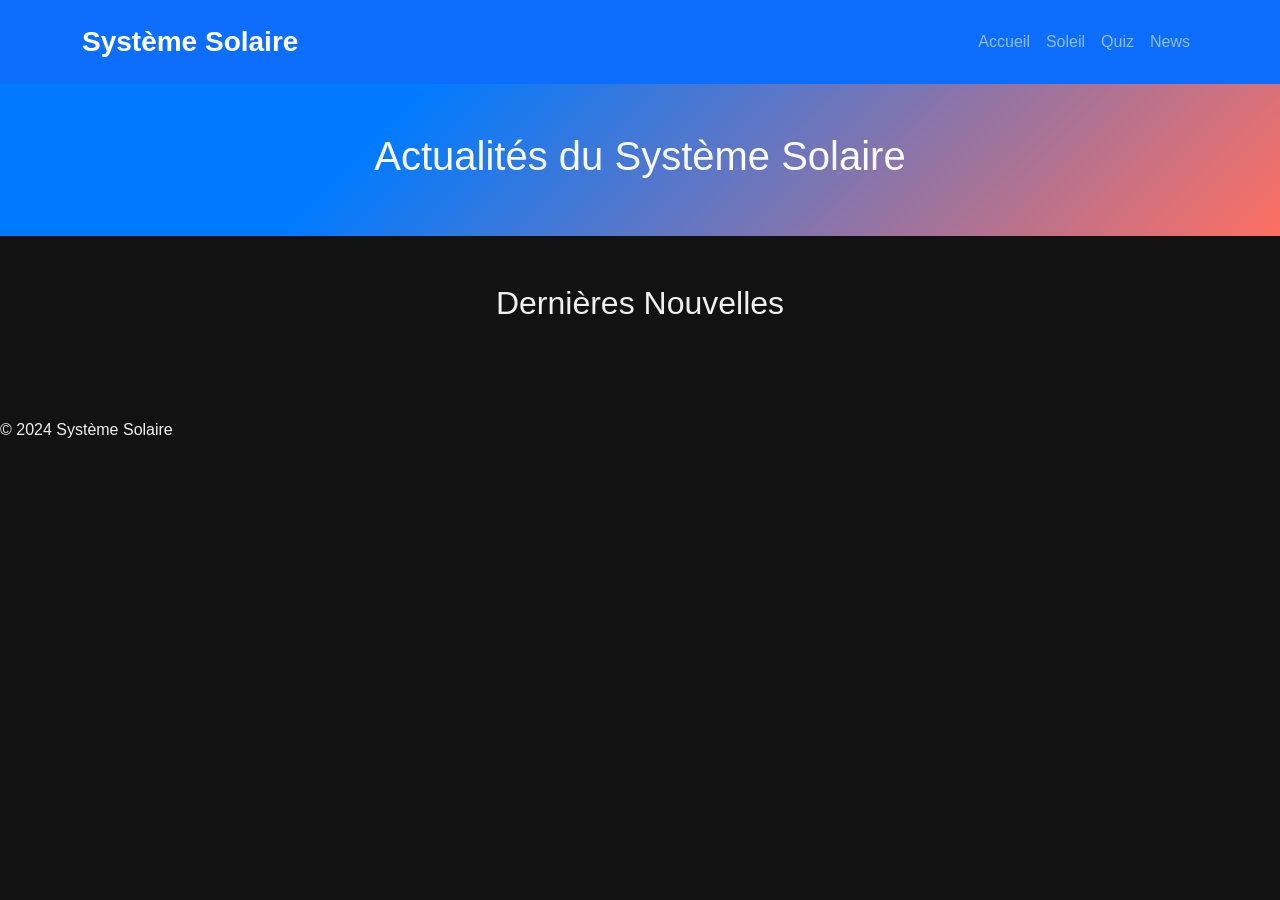
<file: news.html>
<!DOCTYPE html>
<html lang="fr">
<head>
    <meta charset="UTF-8">
    <meta name="viewport" content="width=device-width, initial-scale=1.0">
    <title>Actualités du Système Solaire</title>
    <link href="https://cdn.jsdelivr.net/npm/bootstrap@5.3.0/dist/css/bootstrap.min.css" rel="stylesheet">
    <link rel="stylesheet" href="style.css">
</head>
<body>

    <!-- Navigation Bar -->
    <nav class="navbar navbar-expand-lg navbar-dark bg-primary py-3">
        <div class="container">
            <a class="navbar-brand" href="index.html">Système Solaire</a>
            <button class="navbar-toggler" type="button" data-bs-toggle="collapse" data-bs-target="#navbarNav" aria-controls="navbarNav" aria-expanded="false" aria-label="Toggle navigation">
                <span class="navbar-toggler-icon"></span>
            </button>
            <div class="collapse navbar-collapse" id="navbarNav">
                <ul class="navbar-nav ms-auto">
                    <li class="nav-item">
                        <a class="nav-link" href="sol.html">Accueil</a>
                    </li>
                    <li class="nav-item">
                        <a class="nav-link" href="sun.html"><i class="fas fa-sun"></i> Soleil</a>
                    </li>
                    <li class="nav-item">
                        <a class="nav-link" href="quiz.html">Quiz</a>
                    </li>
                    <li class="nav-item">
                        <a class="nav-link" href="news.html">News</a>
                    </li>
                </ul>
            </div>
        </div>
    </nav>

    <!-- Header Section -->
    <header class="header-section text-center text-light py-5">
        <h1>Actualités du Système Solaire</h1>
    </header>

    <!-- News Section -->
    <section id="news" class="container my-5">
        <h2 class="text-center mb-5">Dernières Nouvelles</h2>
        <div id="news-container" class="row justify-content-center">
            <!-- Articles de nouvelles seront chargés ici par JavaScript -->
        </div>
    </section>

    <footer class="footer">
        <p>&copy; 2024 Système Solaire</p>
    </footer>

    <script src="scripts.js"></script>
    <script src="https://cdn.jsdelivr.net/npm/bootstrap@5.3.0/dist/js/bootstrap.bundle.min.js"></script>
</body>
</html>
</file>
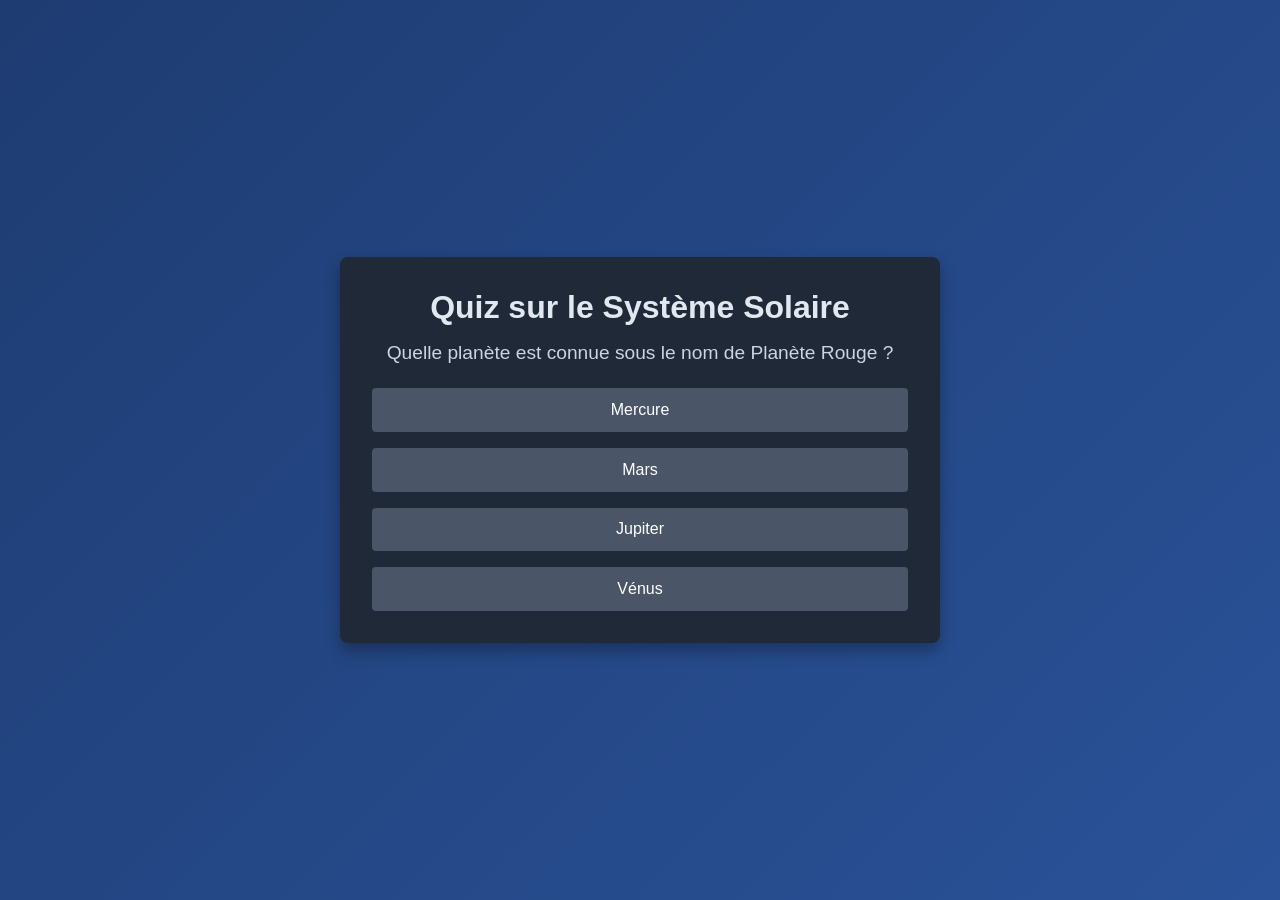
<file: quiz.html>
<!DOCTYPE html>
<html lang="fr">
<head>
  <meta charset="UTF-8">
  <meta name="viewport" content="width=device-width, initial-scale=1.0">
  <title>Quiz Système Solaire</title>
  <link rel="stylesheet" href="quiz.css">
</head>
<body>
  <div class="quiz-container">
    <h1>Quiz sur le Système Solaire</h1>
    <div id="quiz">
      <div class="question-container">
        <p id="question">La question s'affichera ici</p>
        <div class="options">
          <button class="option" data-answer="0">Option 1</button>
          <button class="option" data-answer="1">Option 2</button>
          <button class="option" data-answer="2">Option 3</button>
          <button class="option" data-answer="3">Option 4</button>
        </div>
      </div>
      <div class="result-container" style="display: none;">
        <p id="result"></p>
        <button onclick="startQuiz()">Recommencer le Quiz</button>
      </div>
    </div>
  </div>

  <script src="quiz.js"></script>
</body>
</html>
</file>
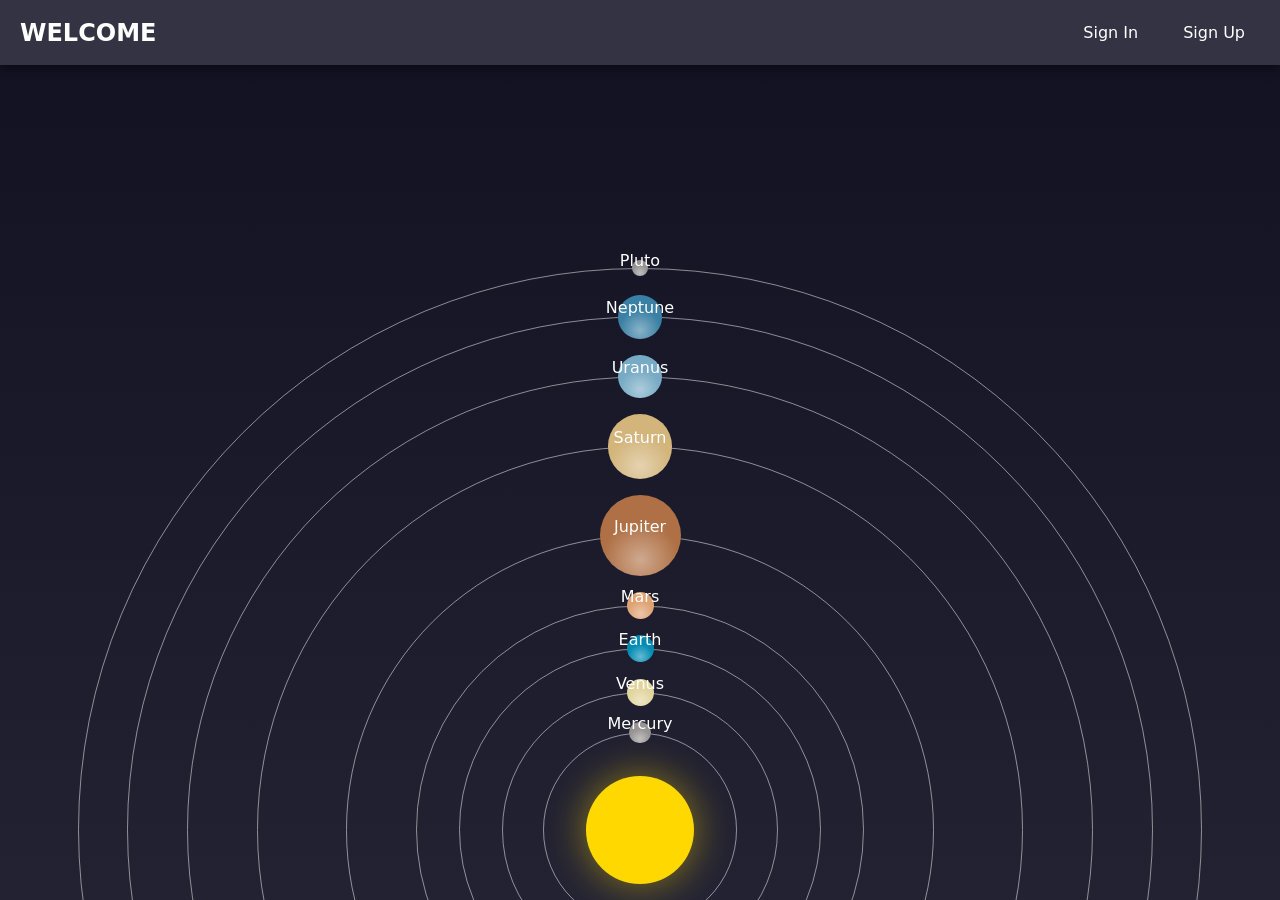
<file: sol.html>
<!DOCTYPE html>
<html lang="en" >
<head>
  <meta charset="UTF-8">
  <title></title>
  <link rel="stylesheet" href="sol.css">

</head>
<body>
<div class="layout">
	<nav>
        <div class="brand">Welcome</div>
        <div class="nav-links">
          <a href="login.html">Sign In</a>
          <a href="login.html">Sign Up</a>
        </div>
      </nav>
      

	<ol class="solar-system">
		<li class="orbit">
        	<div class="label">Sun</div>
			<div class="planet sun"></div>
		</li>
		<li class="orbit">
			<div class="label">Mercury</div>
			<div class="orbit-ring"></div>
			<div class="axis">
				<div class="planet mercury"></div>
			</div>
		</li>
		<li class="orbit">
			<div class="label">Venus</div>
			<div class="orbit-ring"></div>
			<div class="axis">
				<div class="planet venus"></div>
			</div>
		</li>
		<li class="orbit">
			<div class="label">Earth</div>
			<div class="orbit-ring"></div>
			<div class="axis">
				<div class="planet earth"></div>
			</div>
		</li>
		<li class="orbit">
			<div class="label">Mars</div>
			<div class="orbit-ring"></div>
			<div class="axis">
				<div class="planet mars"></div>
			</div>
		</li>
		<li class="orbit">
			<div class="label">Jupiter</div>
			<div class="orbit-ring"></div>
			<div class="axis">
				<div class="planet jupiter"></div>
			</div>
		</li>
		<li class="orbit">
			<div class="label">Saturn</div>
			<div class="orbit-ring"></div>
			<div class="axis">
				<div class="planet saturn"></div>
			</div>
		</li>
		<li class="orbit">
			<div class="label">Uranus</div>
			<div class="orbit-ring"></div>
			<div class="axis">
				<div class="planet uranus"></div>
			</div>
		</li>
		<li class="orbit">
			<div class="label">Neptune</div>
			<div class="orbit-ring"></div>
			<div class="axis">
				<div class="planet neptune"></div>
			</div>
		</li>
		<li class="orbit">
			<div class="label">Pluto</div>
			<div class="orbit-ring"></div>
			<div class="axis">
				<div class="planet pluto"></div>
			</div>
		</li>
	</ol>
</div>
  <script  src="sol.js"></script>

</body>
</html>
</file>
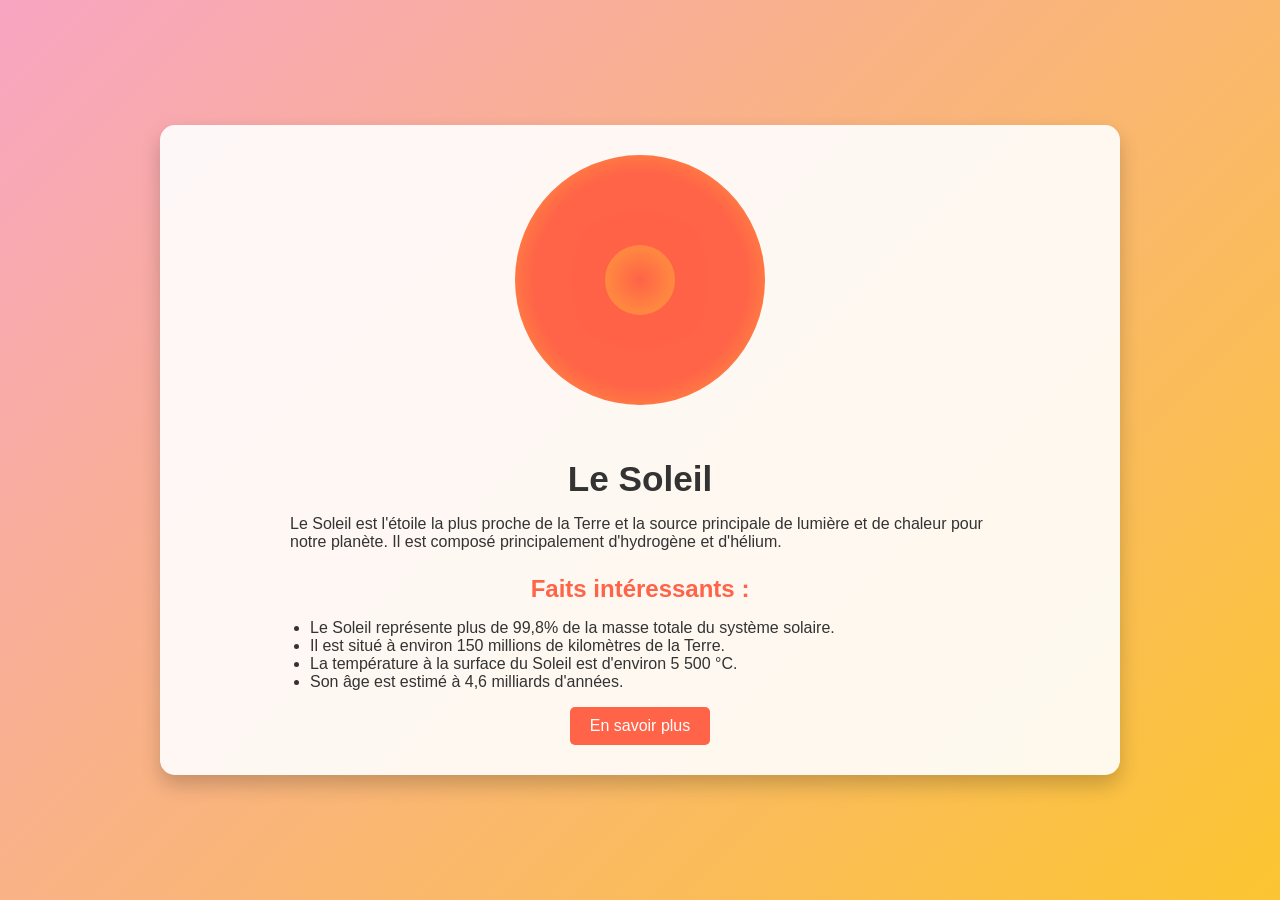
<file: sun.html>
<!DOCTYPE html>
<html lang="fr">
<head>
    <meta charset="UTF-8">
    <meta name="viewport" content="width=device-width, initial-scale=1.0">
    <title>Présentation du Soleil</title>
    <link rel="stylesheet" href="sun.css">
</head>
<body>
    <div class="container">
        
        <div class="content">
            <div class="sun">
                <div class="sun-core"></div>
            </div>
            <div class="info">
                <h2>Le Soleil</h2>
                <p>Le Soleil est l'étoile la plus proche de la Terre et la source principale de lumière et de chaleur pour notre planète. Il est composé principalement d'hydrogène et d'hélium.</p>
                <h3>Faits intéressants :</h3>
                <ul>
                    <li>Le Soleil représente plus de 99,8% de la masse totale du système solaire.</li>
                    <li>Il est situé à environ 150 millions de kilomètres de la Terre.</li>
                    <li>La température à la surface du Soleil est d'environ 5 500 °C.</li>
                    <li>Son âge est estimé à 4,6 milliards d'années.</li>
                </ul>
                <button onclick="showMoreInfo()">En savoir plus</button>
                <div id="more-info" class="hidden">
                    <p>Le Soleil a un diamètre d'environ 1,39 million de kilomètres, soit 109 fois celui de la Terre. Il tourne sur lui-même en environ 25 jours à l'équateur et environ 35 jours aux pôles. Le vent solaire, composé de particules chargées émises par le Soleil, affecte les conditions météorologiques spatiales autour de la Terre.</p>
                    <h3>Structure du Soleil :</h3>
                    <ul>
                        <li><strong>Le noyau :</strong> Le centre du Soleil, où se produit la fusion nucléaire.</li>
                        <li><strong>La zone radiative :</strong> Une région dense où l'énergie se déplace lentement vers la surface.</li>
                        <li><strong>La zone convective :</strong> Une région où les courants de convection transportent l'énergie vers la surface.</li>
                        <li><strong>La photosphère :</strong> La surface visible du Soleil.</li>
                        <li><strong>La chromosphère :</strong> Une couche de gaz chaud au-dessus de la photosphère.</li>
                        <li><strong>La couronne :</strong> L'atmosphère externe du Soleil, visible lors des éclipses solaires.</li>
                    </ul>
                    <h3>Images du Soleil :</h3>
                    <img src="OIP.jpeg" alt="Surface du Soleil" class="sun-image">
                    <img src="O.jpeg" alt="Éruption solaire" class="sun-image">
                </div>
            </div>
        </div>
    </div>
    <script src="sun.js"></script>
</body>
</html>
</file>
<file: style.css>
body {
  font-family: 'Arial', sans-serif;
  background-color: #121212;
  color: #f0f0f0;
  margin: 0;
  padding: 0;
}

.navbar-brand {
  font-weight: bold;
  font-size: 1.75rem;
}

.header-section {
  background: linear-gradient(135deg, #007bff 30%, #ff6f61);
  padding: 60px 0;
}

#planets h2, .card-title {
  color: #ff6f61;
}

.planet-card {
  transition: transform 0.3s ease-in-out, box-shadow 0.3s;
  border-radius: 15px;
  background: #2c2c2c;
  color: #ffffff;
  padding: 20px;
  margin-bottom: 20px;
}

.planet-card:hover {
  transform: scale(1.05);
  box-shadow: 0px 10px 20px rgba(0, 0, 0, 0.5);
}

.card-img-top {
  height: 220px;
  object-fit: cover;
  border-top-left-radius: 15px;
  border-top-right-radius: 15px;
}

.btn-outline-primary {
  color: #ff6f61;
  border-color: #ff6f61;
}

.btn-outline-primary:hover {
  background-color: #ff6f61;
  color: #fff;
}

#planet-image {
  width: 100%;
  height: auto;
  border-radius: 10px;
}
</file>
<file: quiz.css>
/* Réinitialisation de base */
* {
    margin: 0;
    padding: 0;
    box-sizing: border-box;
  }
  
  body {
    font-family: 'Arial', sans-serif;
    background: linear-gradient(135deg, #1e3c72, #2a5298);
    color: #fff;
    display: flex;
    align-items: center;
    justify-content: center;
    min-height: 100vh;
    padding: 1rem;
  }
  
  .quiz-container {
    background: #1f2937;
    padding: 2rem;
    border-radius: 8px;
    box-shadow: 0 8px 16px rgba(0, 0, 0, 0.3);
    max-width: 600px;
    width: 100%;
    text-align: center;
  }
  
  .quiz-container h1 {
    margin-bottom: 1rem;
    font-size: 2rem;
    color: #e2e8f0;
  }
  
  .question-container, .result-container {
    display: flex;
    flex-direction: column;
    align-items: center;
  }
  
  #question {
    font-size: 1.2rem;
    margin-bottom: 1.5rem;
    color: #cbd5e1;
  }
  
  .options {
    display: flex;
    flex-direction: column;
    gap: 1rem;
    width: 100%;
  }
  
  .option {
    background: #4a5568;
    color: #fff;
    border: none;
    border-radius: 4px;
    padding: 0.8rem 1.2rem;
    font-size: 1rem;
    cursor: pointer;
    transition: background 0.3s ease;
  }
  
  .option:hover {
    background: #2d3748;
  }
  
  .result-container #result {
    font-size: 1.4rem;
    color: #fefcbf;
    margin-bottom: 1rem;
  }
  
  .result-container button {
    background: #2c7a7b;
    color: #fff;
    border: none;
    border-radius: 4px;
    padding: 0.8rem 1.2rem;
    font-size: 1rem;
    cursor: pointer;
    transition: background 0.3s ease;
    margin-top: 20px;
  }
  
  .result-container button:hover {
    background: #285e61;
  }
  
  /* Effets de félicitations */
  .result-container.congrats {
    animation: confetti 1s linear infinite;
  }
  
  @keyframes confetti {
    0%, 100% { background-color: #ffcd3c; }
    25% { background-color: #ff5733; }
    50% { background-color: #ffbd69; }
    75% { background-color: #ff5733; }
  }
  
  @media (max-width: 480px) {
    .quiz-container {
      padding: 1.5rem;
    }
  
    #question {
      font-size: 1rem;
    }
  
    .option, .result-container button {
      font-size: 0.9rem;
      padding: 0.6rem 1rem;
    }
  }
</file>
<file: sol.css>
/* Styles pour la barre de navigation */
nav {
    background-color: #334;
    color: white;
    padding: 15px 20px;
    display: flex;
    justify-content: space-between;
    align-items: center;
    position: fixed;
    top: 0;
    left: 0;
    width: 100%;
    z-index: 10;
    box-shadow: 0 4px 10px rgba(0, 0, 0, 0.4);
  }
  
  nav .brand {
    font-size: 1.5rem;
    font-weight: bold;
    text-transform: uppercase;
  }
  
  nav .nav-links {
    display: flex;
    gap: 15px;
  }
  
  nav .nav-links a {
    color: white;
    font-size: 1rem;
    font-weight: 500;
    padding: 8px 15px;
    border-radius: 5px;
    transition: background-color 0.3s ease;
    text-decoration: none;
  }
  
  nav .nav-links a:hover {
    background-color: #556;
  }
  




* {
	box-sizing: border-box;
	margin: 0;
}

.solar-system {
	--sun-diameter: 12dvh;
	--sun-spacing: .15;

	/* very much not to scale */
	--mercury-size: .2;
	--venus-size: .25;
	--earth-size: .25;
	--mars-size: .25;
	--jupiter-size: .75;
	--saturn-size: .6;
	--uranus-size: .4;
	--neptune-size: .4;
	--pluto-size: .1;

	/* to scale! https://en.wikipedia.org/wiki/Orbital_period#Examples_of_sidereal_and_synodic_periods */
	--mercury-period: .24;
	--venus-period: .615;
	--earth-duration: 5s;
	--mars-period: 1.88;
	--jupiter-period: 11.86;
	--saturn-period: 29.46;
	--uranus-period: 84;
	--neptune-period: 164;
	--pluto-period: 248;

	padding: 1rem 0 0 0;
	overflow: hidden;

	display: grid;
	gap: calc(var(--sun-diameter) * .15);
	grid-template-rows: repeat(10, auto);
	grid-template-areas:
		"pluto"
		"neptune"
		"uranus"
		"saturn"
		"jupiter"
		"mars"
		"earth"
		"venus"
		"mercury"
		"sun";

	.orbit {
		--sun-margin: calc(var(--sun-diameter) * var(--sun-spacing));
		--planet-diameter: max(var(--planet-size) * var(--sun-diameter), 1rem);

		grid-column: 1 / -1;
		display: grid;
		grid-template-rows: subgrid;
		grid-template-columns: subgrid;
		justify-items: center;

		&:has(.sun) {
			--planet-size: 1;
			grid-area: sun;
			padding-block: var(--sun-margin);
            .label {
                color: transparent;
            }
		}
		&:has(.mercury) {
			--planet-size: var(--mercury-size);
			--planet-duration: calc(var(--earth-duration) * var(--mercury-period));
			grid-row: mercury-start / sun-end;
			.planet, .label {
				grid-area: mercury;
			}
		}
		&:has(.venus) {
			--planet-size: var(--venus-size);
			--planet-duration: calc(var(--earth-duration) * var(--venus-period));
			grid-row: venus-start / sun-end;
			.planet, .label {
				grid-area: venus;
			}
		}
		&:has(.earth) {
			--planet-size: var(--earth-size);
			--planet-duration: var(--earth-duration);
			grid-row: earth-start / sun-end;
			.planet, .label {
				grid-area: earth;
			}
		}
		&:has(.mars) {
			--planet-size: var(--mars-size);
			--planet-duration: calc(var(--earth-duration) * var(--mars-period));
			grid-row: mars-start / sun-end;
			.planet, .label {
				grid-area: mars;
			}
		}
		&:has(.jupiter) {
			--planet-size: var(--jupiter-size);
			--planet-duration: calc(var(--earth-duration) * var(--jupiter-period));
			grid-row: jupiter-start / sun-end;
			.planet, .label {
				grid-area: jupiter;
			}
		}
		&:has(.saturn) {
			--planet-size: var(--saturn-size);
			--planet-duration: calc(var(--earth-duration) * var(--saturn-period));
			grid-row: saturn-start / sun-end;
			.planet, .label {
				grid-area: saturn;
			}

		}
		&:has(.uranus) {
			--planet-size: var(--uranus-size);
			--planet-duration: calc(var(--earth-duration) * var(--uranus-period));
			grid-row: uranus-start / sun-end;
			.planet, .label {
				grid-area: uranus;
			}
		}
		&:has(.neptune) {
			--planet-size: var(--neptune-size);
			--planet-duration: calc(var(--earth-duration) * var(--neptune-period));
			grid-row: neptune-start / sun-end;
			.planet, .label {
				grid-area: neptune;
			}
		}
		&:has(.pluto) {
			--planet-size: var(--pluto-size);
			--planet-duration: calc(var(--earth-duration) * var(--pluto-period));
			grid-row: pluto-start / sun-end;
			.planet, .label {
				grid-area: pluto;
			}
		}
	}

	.planet {
		height: var(--planet-diameter);
		aspect-ratio: 1;
		border-radius: 50%;
		/* background-color: rgb(255 0 0 / .9); */
		z-index: 1;
		background-image: radial-gradient(circle at center 80%, rgb(255 255 255 / .4), rgb(255 255 255 / 0) 50%);

		&.sun {
			--sun-color: #ffd800;
			background-color: var(--sun-color);
			background-image: none;
			box-shadow: 0 0 42px 0 color-mix(in oklch, transparent, var(--sun-color) 50%);
		}
		&.mercury {
			background-color: #989494;
		}
		&.venus {
			background-color: #e1d59d;
		}
		&.earth {
			background-color: #008bb3;
		}
		&.mars {
			background-color: #dfa272;
		}
		&.jupiter {
			background-color: #af7045;
		}
		&.saturn {
			background-color: #d3b57c;
		}
		&.uranus {
			background-color: #77aac4;
		}
		&.neptune {
			background-color: #3a80a4;
		}
		&.pluto {
			background-color: #989494;
		}
	}

	.orbit-ring {
		grid-area: 1 / 1 / -1 / -1;
		height: calc(2 * (100% - var(--planet-diameter) / 2 - var(--sun-diameter) / 2 - var(--sun-margin)));
		aspect-ratio: 1;
		translate: 0 calc(var(--planet-diameter) / 2);
		border-radius: 50%;
		border: 1px solid rgb(255 255 255 / .5);
		z-index: 0;
	}

	.axis {
		grid-area: 1 / 1 / -1 / -1;
		display: grid;
		grid-template-rows: subgrid;
		transform-origin: center calc(100% - var(--sun-diameter) / 2 - var(--sun-margin));
		animation: orbit var(--planet-duration) linear infinite;
	}

	.label {
		align-self: center;
		translate: 0 -.5lh;
		z-index: 2;
	}
}

@keyframes orbit {
	from {
		rotate: 0turn;
	}

	to {
		rotate: 1turn;
	}
}


body {
	font-family: system-ui, sans-serif;
	color: white;
	background: linear-gradient(to bottom, #112, #223);
}

a {
	color: currentcolor;
}

h1 {
	font-weight: 400;
}

.layout {
	min-height: 100dvh;
	display: grid;

	& > .solar-system {
		align-self: end;
	}
}

.content {
	max-inline-size: 40rem;
	margin: 8px;
	& > * + * {
		margin-block-start: 1em;
	}
}
</file>
<file: sun.css>
body {
    font-family: 'Arial', sans-serif;
    background: linear-gradient(135deg, #f8a5c2, #fbc531);
    color: #333;
    margin: 0;
    display: flex;
    justify-content: center;
    align-items: center;
    height: 100vh;
    text-align: center;
}

.container {
    background: rgba(255, 255, 255, 0.9);
    border-radius: 15px;
    padding: 30px;
    box-shadow: 0 10px 20px rgba(0, 0, 0, 0.2);
    width: 90%;
    max-width: 900px;
}

h1 {
    font-size: 2.5rem;
    margin-bottom: 1rem;
    color: #ff6348;
}

.content {
    display: flex;
    flex-direction: column;
    align-items: center;
}

.sun {
    width: 250px;
    height: 250px;
    background: radial-gradient(circle, #ff6348 60%, #ff9a3c 90%);
    border-radius: 50%;
    position: relative;
    margin-bottom: 1.5rem;
    animation: pulse 3s infinite;
}

.sun-core {
    width: 70px;
    height: 70px;
    background: radial-gradient(circle, #ff6348, #ff9a3c);
    border-radius: 50%;
    position: absolute;
    top: 90px;
    left: 90px;
    box-shadow: 0 0 30px rgba(255, 99, 72, 0.5);
}

@keyframes pulse {
    0%, 100% {
        transform: scale(1);
    }
    50% {
        transform: scale(1.1);
    }
}

.info {
    max-width: 700px;
}

h2 {
    font-size: 2.2rem;
    color: #333;
    margin-bottom: 1rem;
}

h3 {
    font-size: 1.5rem;
    color: #ff6348;
    margin-bottom: 0.5rem;
}

p, ul {
    margin-bottom: 1rem;
    text-align: left;
}

ul {
    list-style-type: disc;
    padding-left: 20px;
}

button {
    background: #ff6348;
    color: #fff;
    border: none;
    border-radius: 5px;
    padding: 10px 20px;
    font-size: 1rem;
    cursor: pointer;
    transition: background 0.3s ease;
}

button:hover {
    background: #ff4500;
}

.hidden {
    display: none;
}

#more-info {
    margin-top: 1rem;
    text-align: left;
}

.sun-image {
    width: 100%;
    max-width: 400px;
    border-radius: 10px;
    margin: 10px 0;
    box-shadow: 0 4px 8px rgba(0, 0, 0, 0.2);
}
</file>
